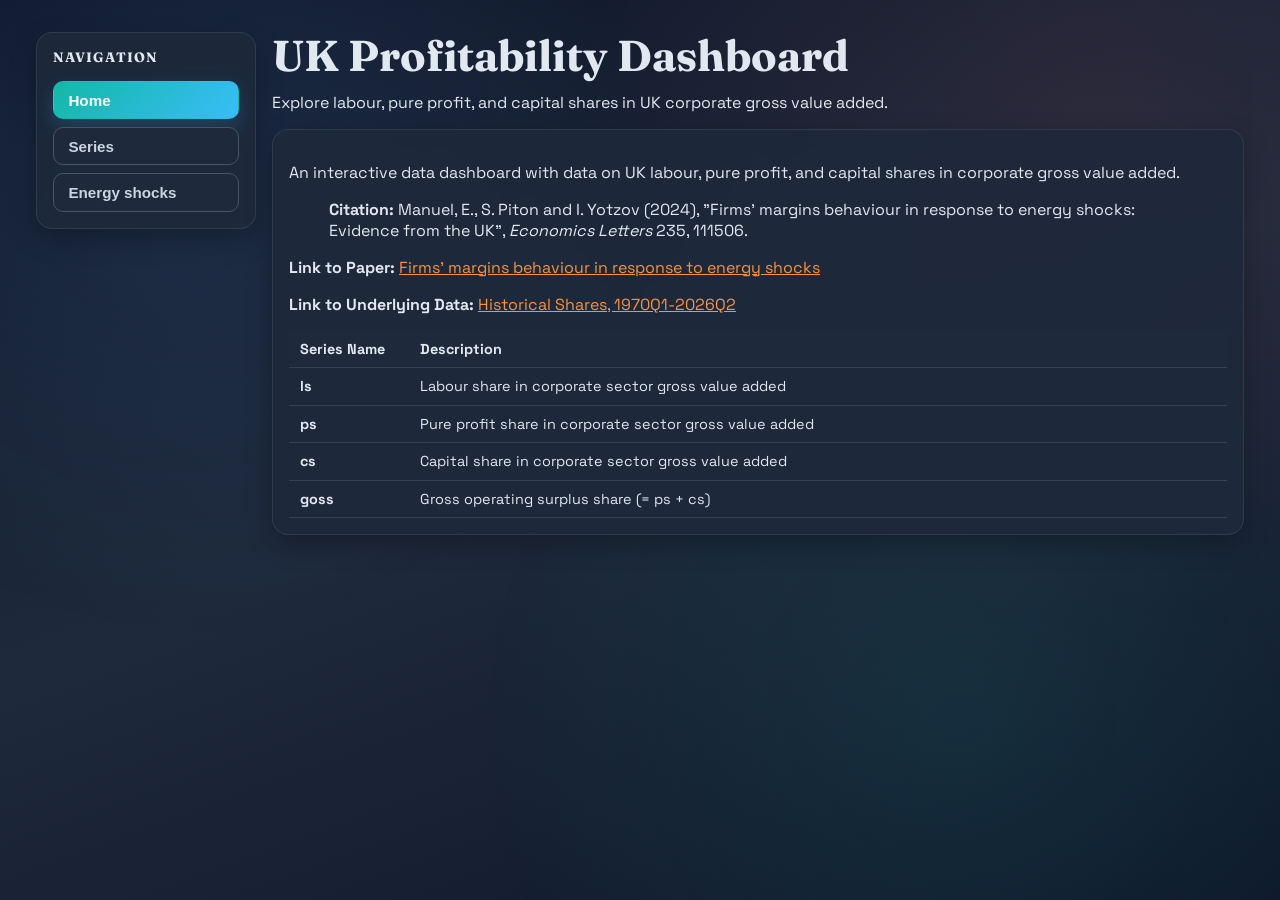
<file: index.html>
<!doctype html>
<html lang="en">
  <head>
    <meta charset="UTF-8" />
    <meta name="viewport" content="width=device-width, initial-scale=1.0" />
    <title>UK Profits Dashboard</title>
    <link rel="stylesheet" href="styles.css" />
  </head>
  <body>
    <div class="background-layer" aria-hidden="true"></div>
    <div class="layout-wrapper">
      <aside class="sidebar card" role="tablist" aria-label="Dashboard pages">
        <h2 class="sidebar-title">Navigation</h2>
        <nav class="sidebar-nav">
          <button
            class="tab-button is-active"
            id="tab-home"
            data-page-id="home"
            role="tab"
            aria-selected="true"
            type="button"
          >
            Home
          </button>
          <button
            class="tab-button"
            id="tab-data"
            data-page-id="data"
            role="tab"
            aria-selected="false"
            type="button"
          >
            Series
          </button>
          <button
            class="tab-button"
            id="tab-shocks"
            data-page-id="shocks"
            role="tab"
            aria-selected="false"
            type="button"
          >
            Energy shocks
          </button>
        </nav>
      </aside>

      <main class="app-shell">
        <header class="hero">
          <h1>UK Profitability Dashboard</h1>
          <p class="subtitle" id="subtitleText">
            Explore labour, pure profit, and capital shares in UK corporate gross value added.
          </p>
        </header>

      <section id="homeSection" class="card">
        <p>
          An interactive data dashboard with data on UK labour, pure profit, and capital shares in corporate gross value added.
        </p>
        <blockquote>
          <p>
            <strong>Citation:</strong>  Manuel, E., S. Piton and I. Yotzov (2024), "Firms' margins behaviour in response to energy shocks: Evidence from the UK", <em>Economics Letters</em> 235, 111506.
          </p>
        </blockquote>
        <p>
          <strong>Link to Paper:</strong> <a href="https://www.sciencedirect.com/science/article/abs/pii/S0165176523005323" target="_blank" rel="noopener noreferrer">Firms' margins behaviour in response to energy shocks</a>
        </p>
        <p>
          <strong>Link to Underlying Data:</strong> <a href="https://docs.google.com/spreadsheets/d/1WhZZTpcvk796e_7MbHnG2AlnS93NfX8h/edit?usp=sharing&ouid=118050660930203159586&rtpof=true&sd=true" target="_blank" rel="noopener noreferrer">Historical Shares, <span id="dataRangeLabel">1970Q1-2026Q2</span></a>
        </p>  
        <div class="table-wrapper">
          <table class="home-features-table">
            <thead>
              <tr>
                <th>Series Name</th>
                <th>Description</th>
              </tr>
            </thead>
            <tbody>
              <tr>
                <td><strong>ls</strong></td>
                <td>Labour share in corporate sector gross value added</td>
              </tr>
              <tr>
                <td><strong>ps</strong></td>
                <td>Pure profit share in corporate sector gross value added</td>
              </tr>
              <tr>
                <td><strong>cs</strong></td>
                <td>Capital share in corporate sector gross value added</td>
              </tr>
              <tr>
                <td><strong>goss</strong></td>
                <td>Gross operating surplus share (= ps + cs)</td>
              </tr>
            </tbody>
          </table>
        </div>
      </section>

      <section id="dataSection" hidden>
        <section class="controls card" aria-label="Chart controls">
          <div class="control-group">
            <p class="control-title">Series</p>
            <div id="seriesControls" class="series-controls"></div>
          </div>
        </section>

        <section class="card">
          <h2>Shares of UK Corporate Gross Value Added</h2>
          <p class="chart-caption" id="chartCaption"></p>
          <div id="chartWrap" class="chart-wrap">
            <svg id="timeSeriesChart" viewBox="0 0 980 420" role="img" aria-label="Time-series chart"></svg>
            <div id="chartTooltip" class="chart-tooltip" hidden></div>
          </div>
          <div class="range-slider-wrap" id="rangeSliderWrap" hidden>
            <div class="range-labels">
              <span id="rangeStartLabel"></span>
              <span id="rangeEndLabel"></span>
            </div>
            <div class="range-slider">
              <input type="range" id="rangeStart" min="0" max="1" value="0" step="1" />
              <input type="range" id="rangeEnd" min="0" max="1" value="1" step="1" />
            </div>
            <button class="range-reset-btn" id="rangeResetBtn" type="button">Reset range</button>
          </div>
        </section>
      </section>

      <section id="shocksSection" hidden>
        <section class="controls card" aria-label="Energy shock chart controls">
          <div class="control-group">
            <p class="control-title">Share</p>
            <div id="shockSeriesControls" class="series-controls"></div>
          </div>
          <div class="control-group">
            <p class="control-title">Energy shocks</p>
            <div id="shockLegend" class="series-controls"></div>
          </div>
        </section>

        <section class="card">
          <h2>Cumulative change in shares around energy shocks</h2>
          <p class="chart-caption" id="shockChartCaption">
            Change in the selected share (percentage points) relative to the quarter of each shock.
          </p>
          <div id="shockChartWrap" class="chart-wrap">
            <svg id="shockChart" viewBox="0 0 980 420" role="img" aria-label="Energy shock comparison chart"></svg>
            <div id="shockChartTooltip" class="chart-tooltip" hidden></div>
          </div>
          <p class="chart-help">Lines are aligned so that quarter 0 is the start of each energy shock (<span id="shockListLabel">1973Q4, 1979Q4, 2011Q1, 2022Q1</span>).</p>
        </section>
      </section>
    </main>
    </div>

    <script src="data/uk-profits-data.js"></script>
    <script src="data/uk-profits-energy-shocks.js"></script>
    <script src="app.js"></script>
  </body>
</html>
</file>
<file: styles.css>
@import url("https://fonts.googleapis.com/css2?family=Fraunces:opsz,wght@9..144,700&family=Space+Grotesk:wght@400;500;700&display=swap");

:root {
  --ink: #e2e8f0;
  --paper: #0f172a;
  --card: rgba(30, 41, 59, 0.92);
  --line: #334155;
  --accent: #14b8a6;
  --accent-2: #38bdf8;
  --ls: #60a5fa;
  --ps: #f87171;
  --cs: #fbbf24;
  --goss: #a78bfa;
}

* {
  box-sizing: border-box;
}

[hidden] {
  display: none !important;
}

body {
  margin: 0;
  color: var(--ink);
  font-family: "Space Grotesk", "Avenir Next", "Segoe UI", sans-serif;
  background: linear-gradient(160deg, #0f172a 0%, #1e293b 50%, #0f172a 100%);
  min-height: 100vh;
}

.background-layer {
  position: fixed;
  inset: 0;
  background-image:
    radial-gradient(circle at 15% 20%, rgba(96, 165, 250, 0.1) 0, transparent 35%),
    radial-gradient(circle at 85% 12%, rgba(248, 113, 113, 0.08) 0, transparent 38%),
    radial-gradient(circle at 75% 80%, rgba(20, 184, 166, 0.1) 0, transparent 40%);
  pointer-events: none;
}

.layout-wrapper {
  position: relative;
  z-index: 1;
  display: flex;
  max-width: 1240px;
  margin: 0 auto;
  padding: 2rem 1rem 3rem;
  gap: 1rem;
}

.sidebar {
  position: sticky;
  top: 2rem;
  align-self: flex-start;
  width: 220px;
  min-width: 220px;
  display: flex;
  flex-direction: column;
  gap: 1rem;
  padding: 1.2rem 1rem;
}

.sidebar-title {
  font-size: 0.85rem;
  text-transform: uppercase;
  letter-spacing: 0.08em;
  color: var(--ink);
  margin: 0;
}

.sidebar-nav {
  display: flex;
  flex-direction: column;
  gap: 0.5rem;
}

.app-shell {
  position: relative;
  z-index: 1;
  flex: 1;
  min-width: 0;
  display: grid;
  gap: 1rem;
}

.hero {
  display: grid;
  gap: 0.75rem;
  animation: reveal 500ms ease-out;
}

.eyebrow {
  margin: 0;
  text-transform: uppercase;
  letter-spacing: 0.08em;
  font-size: 0.78rem;
  font-weight: 700;
  color: #38bdf8;
}

h1,
h2 {
  margin: 0;
  font-family: "Fraunces", Georgia, serif;
}

h1 {
  font-size: clamp(1.9rem, 4vw, 2.7rem);
  line-height: 1.1;
}

h2 {
  font-size: 1.32rem;
}

a {
  color: #fb923c;
}

a:hover {
  color: #fdba74;
}

.subtitle {
  margin: 0;
  max-width: 72ch;
}

.card {
  background: var(--card);
  border: 1px solid rgba(148, 163, 184, 0.15);
  border-radius: 16px;
  padding: 1rem;
  backdrop-filter: blur(8px);
  box-shadow: 0 10px 26px rgba(0, 0, 0, 0.25);
  animation: reveal 650ms ease-out;
}

.tab-button {
  border: 1px solid #475569;
  border-radius: 10px;
  padding: 0.6rem 0.9rem;
  background: #1e293b;
  color: #cbd5e1;
  font-weight: 600;
  cursor: pointer;
  transition: all 150ms ease;
  text-align: left;
  width: 100%;
  font-size: 0.95rem;
}

.tab-button:hover {
  background: #334155;
}

.tab-button.is-active {
  border-color: transparent;
  background: linear-gradient(130deg, var(--accent) 0%, var(--accent-2) 100%);
  color: #ffffff;
  box-shadow: 0 8px 20px rgba(56, 189, 248, 0.2);
}

.controls {
  display: grid;
  gap: 0.8rem;
  grid-template-columns: repeat(auto-fit, minmax(230px, 1fr));
}

.control-group {
  display: grid;
  gap: 0.45rem;
}

.control-title {
  margin: 0;
  font-size: 0.9rem;
  font-weight: 700;
}

.series-controls {
  display: flex;
  gap: 0.6rem;
  flex-wrap: wrap;
}

.series-option {
  display: inline-flex;
  align-items: center;
  gap: 0.45rem;
  border: 1px solid #475569;
  border-radius: 999px;
  padding: 0.34rem 0.62rem;
  background: #1e293b;
}

.series-dot {
  width: 10px;
  height: 10px;
  border-radius: 999px;
}

label,
select {
  font: inherit;
}

select {
  width: 100%;
  padding: 0.58rem 0.7rem;
  border-radius: 10px;
  border: 1px solid #475569;
  background: #1e293b;
  color: #e2e8f0;
}

.chart-wrap {
  position: relative;
  width: 100%;
  overflow: hidden;
}

#timeSeriesChart,
#shockChart {
  width: 100%;
  min-width: 700px;
  height: auto;
  border-radius: 12px;
  background: linear-gradient(180deg, #1e293b 0%, #162032 100%);
}

.chart-caption {
  margin: 0.4rem 0 1rem;
  color: #94a3b8;
}

.chart-help {
  margin: 0.75rem 0 0;
  color: #64748b;

  font-size: 0.88rem;
}

.chart-tooltip {
  position: absolute;
  min-width: 180px;
  max-width: 260px;
  background: rgba(15, 23, 42, 0.92);
  color: #f8fafc;
  border-radius: 10px;
  padding: 0.55rem 0.65rem;
  font-size: 0.83rem;
  line-height: 1.35;
  pointer-events: none;
  box-shadow: 0 10px 24px rgba(2, 6, 23, 0.28);
}

.chart-tooltip-title {
  font-weight: 700;
  margin-bottom: 0.3rem;
}

.chart-tooltip-row {
  display: flex;
  justify-content: space-between;
  gap: 0.65rem;
}

.range-slider-wrap {
  margin-top: 0.75rem;
  padding: 0.5rem 0;
}

.range-labels {
  display: flex;
  justify-content: space-between;
  font-size: 0.85rem;
  font-weight: 600;
  color: #94a3b8;
  margin-bottom: 0.25rem;
}

.range-slider {
  position: relative;
  height: 28px;
}

.range-slider input[type="range"] {
  position: absolute;
  left: 0;
  top: 0;
  width: 100%;
  height: 28px;
  margin: 0;
  -webkit-appearance: none;
  appearance: none;
  background: none;
  pointer-events: none;
}

.range-slider input[type="range"]::-webkit-slider-runnable-track {
  height: 4px;
  border-radius: 2px;
  background: #475569;
}

.range-slider input[type="range"]#rangeEnd::-webkit-slider-runnable-track {
  background: transparent;
}

.range-slider input[type="range"]::-webkit-slider-thumb {
  -webkit-appearance: none;
  width: 18px;
  height: 18px;
  border-radius: 50%;
  background: linear-gradient(130deg, var(--accent) 0%, var(--accent-2) 100%);
  border: 2px solid #1e293b;
  box-shadow: 0 2px 6px rgba(0, 0, 0, 0.2);
  margin-top: -7px;
  pointer-events: auto;
  cursor: grab;
}

.range-slider input[type="range"]::-moz-range-track {
  height: 4px;
  border-radius: 2px;
  background: #475569;
  border: none;
}

.range-slider input[type="range"]#rangeEnd::-moz-range-track {
  background: transparent;
}

.range-slider input[type="range"]::-moz-range-thumb {
  width: 14px;
  height: 14px;
  border-radius: 50%;
  background: linear-gradient(130deg, var(--accent) 0%, var(--accent-2) 100%);
  border: 2px solid #1e293b;
  box-shadow: 0 2px 6px rgba(0, 0, 0, 0.2);
  pointer-events: auto;
  cursor: grab;
}

.range-reset-btn {
  margin-top: 0.4rem;
  border: 1px solid #475569;
  border-radius: 999px;
  padding: 0.3rem 0.75rem;
  background: #1e293b;
  color: #cbd5e1;
  font: inherit;
  font-size: 0.82rem;
  font-weight: 600;
  cursor: pointer;
  transition: background 150ms ease;
}

.range-reset-btn:hover {
  background: #334155;
}

.latest-cards {
  display: grid;
  gap: 0.75rem;
  grid-template-columns: repeat(auto-fit, minmax(180px, 1fr));
}

.latest-card {
  border-radius: 12px;
  border: 1px solid #334155;
  padding: 0.8rem;
  background: #1e293b;
}

.latest-label {
  margin: 0;
  font-size: 0.83rem;
  color: #94a3b8;
}

.latest-value {
  margin: 0.2rem 0 0;
  font-family: "Fraunces", Georgia, serif;
  font-size: 1.45rem;
}

.latest-delta {
  margin: 0.2rem 0 0;
  font-size: 0.83rem;
  color: #94a3b8;
}

.table-card {
  overflow: hidden;
}

.table-wrapper {
  overflow: auto;
}

table {
  width: 100%;
  border-collapse: collapse;
  min-width: 700px;
}

th,
td {
  text-align: left;
  padding: 0.58rem 0.68rem;
  border-bottom: 1px solid #334155;
  font-size: 0.9rem;
}

th {
  position: sticky;
  top: 0;
  background: #1e293b;
  z-index: 1;
}

.home-features-table td:first-child {
  width: 120px;
}

@keyframes reveal {
  from {
    opacity: 0;
    transform: translateY(10px);
  }
  to {
    opacity: 1;
    transform: translateY(0);
  }
}

@media (max-width: 820px) {
  .layout-wrapper {
    flex-direction: column;
  }

  .sidebar {
    position: static;
    width: 100%;
    min-width: 0;
    flex-direction: row;
    flex-wrap: wrap;
    align-items: center;
  }

  .sidebar-nav {
    flex-direction: row;
    gap: 0.5rem;
  }

  .tab-button {
    width: auto;
  }

  .chart-tooltip {
    min-width: 160px;
  }
}
</file>
